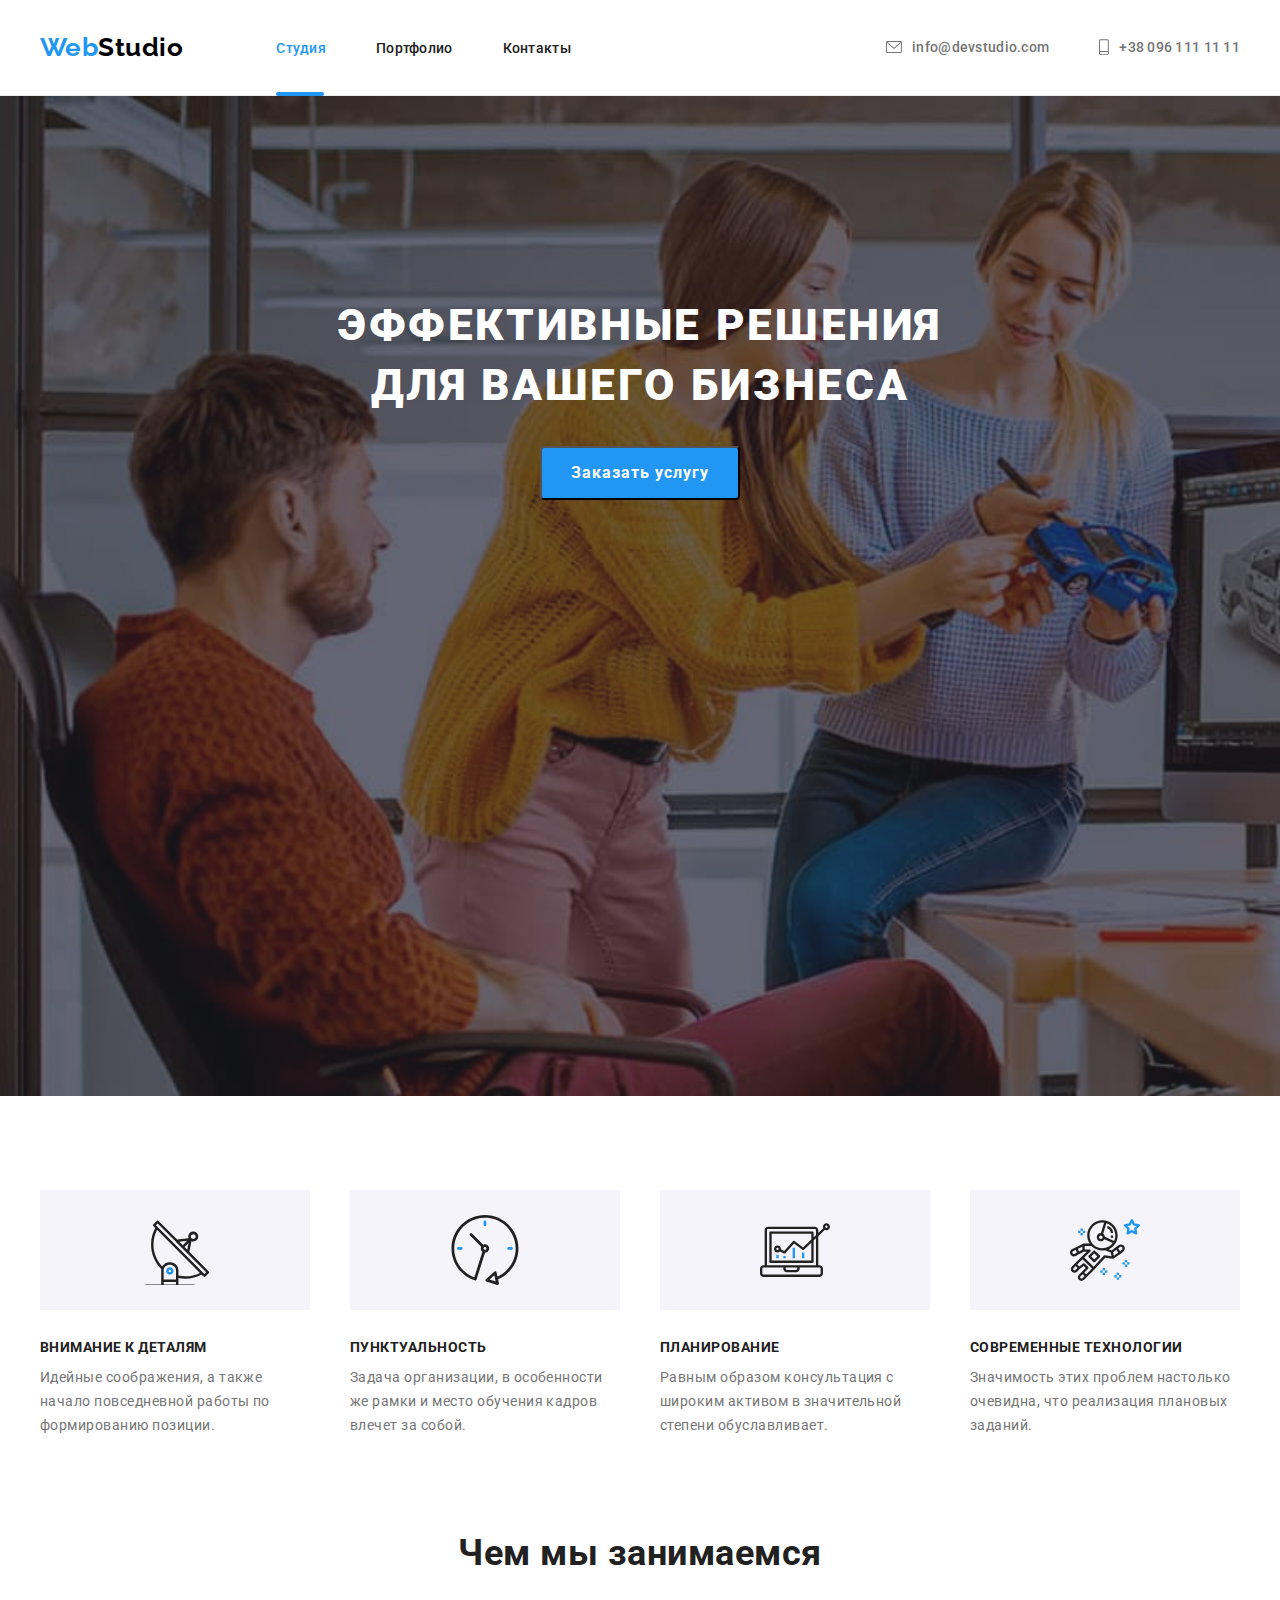
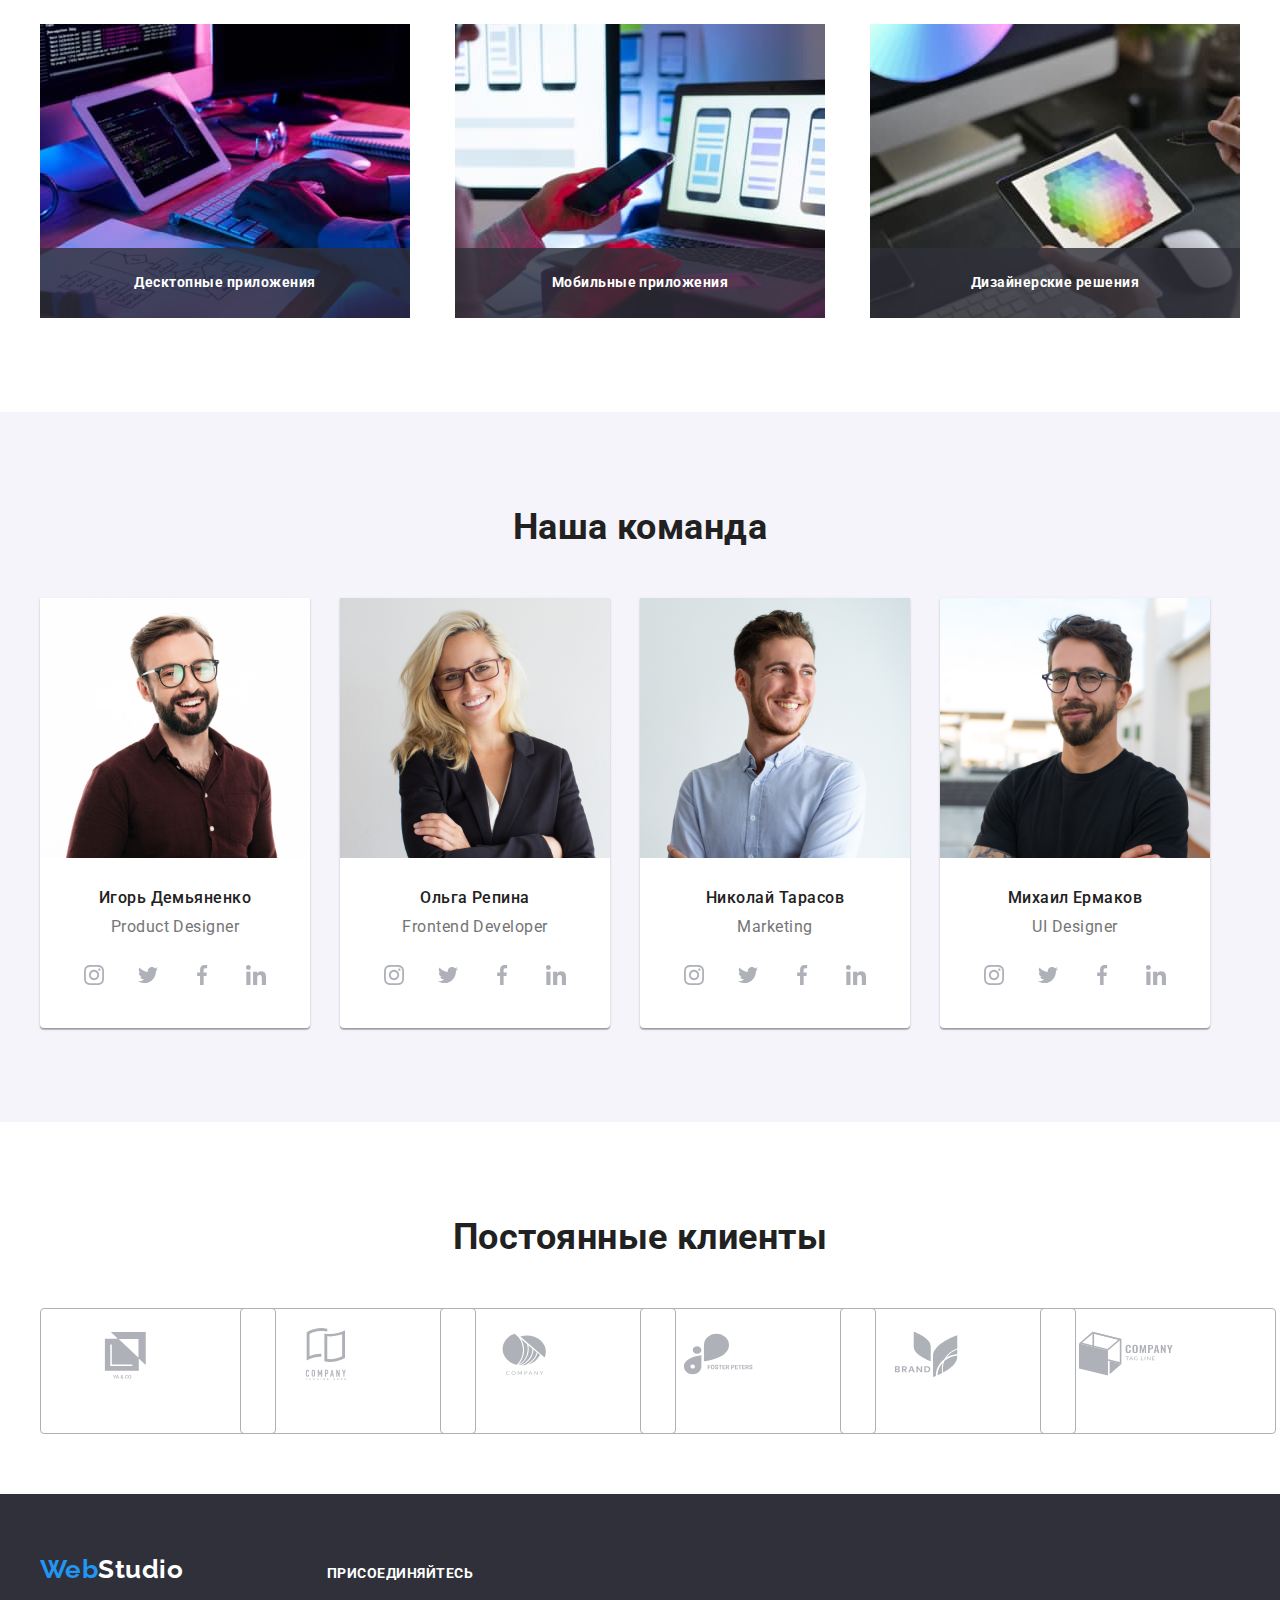
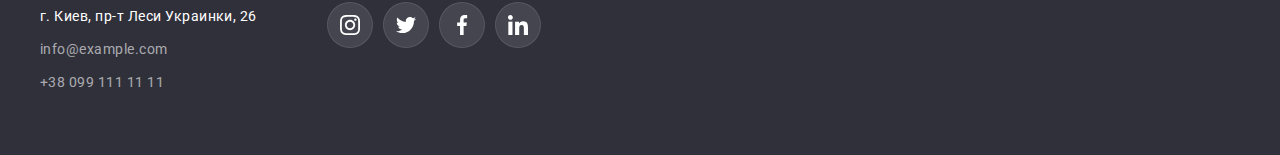
<file: index.html>
<!DOCTYPE html>
<html lang="ru">

<head>
    <meta charset="UTF-8">
    <meta http-equiv="X-UA-Compatible" content="IE=edge">
    <meta name="viewport" content="width=device-width, initial-scale=1.0">
    <title>WebStudio</title>
    <link rel="preconnect" href="https://fonts.googleapis.com">
    <link rel="preconnect" href="https://fonts.gstatic.com" crossorigin>
    <link
        href="https://fonts.googleapis.com/css2?family=Oleo+Script&family=Raleway:wght@700&family=Roboto:wght@400;500;700;900&display=swap"
        rel="stylesheet">
    <link rel="stylesheet" href="https://cdnjs.cloudflare.com/ajax/libs/modern-normalize/1.1.0/modern-normalize.min.css"
        integrity="sha512-wpPYUAdjBVSE4KJnH1VR1HeZfpl1ub8YT/NKx4PuQ5NmX2tKuGu6U/JRp5y+Y8XG2tV+wKQpNHVUX03MfMFn9Q=="
        crossorigin="anonymous" referrerpolicy="no-referrer" />
    <link rel="stylesheet" href="./css/style.css" />
</head>

<body class="body">
    <!--Шапка сайта-->
    <header class="header">
        <!--Навигация-->
        <div class="container-header wrapper">

            <nav class="site-nav">
                <a href="./index.html" class="header-logo link">
                    Web<span class="header-brand">Studio</span>
                </a>
                <ul class="header-nav list">
                    <li class="header-list">
                        <a href="./index.html" class="header-link link current Studio">Студия</a>
                    </li>
                    <li class="header-list">
                        <a href="./portfolio.html" class="header-link link">Портфолио</a>
                    </li>
                    <li class="header-list">
                        <a href="" class="header-link">Контакты</a>
                    </li>
                </ul>

            </nav>



            <ul class="list-link list">
                <li class="link-item">


                    <a href="mailtu:info@devstudio.com" class="contact link" target="_blank">
                        <svg class="link-icon imail">
                            <use href="./images/sprite.svg#icon-imail"></use>
                        </svg>info@devstudio.com</a>

                </li>
                <li class="link-item">

                    <a href="tel:+380961111111" class="contact link"><svg class="link-icon smartphone">
                            <use href="./images/sprite.svg#icon-smartphone"></use>
                        </svg>+38 096 111 11 11</a>
                </li>
            </ul>

        </div>
    </header>
    <main>
        <!--Блок герой-->

        <section class="hero section background">

            <div class="wrapper">
                <h1 class="hero-title">Эффективные решения <br /> для вашего бизнеса</h1>
                <button data-modal-open type="button" class="button">Заказать услугу</button>
            </div>

        </section>
        <div class="backdrop is-hidden" data-modal>
            <div class="modal">
                <button data-modal-close class="btn-close">
                    <svg class="close">
                    <use href="./images/sprite.svg#icon-close">
                    </use>
                    </svg>
               </button>

            </div>
        </div>
        <section class="publicity section">
            <div class="wrapper">
                <h2 class="publicity-title visually-hidden">Почему вы захотите остаться с нами</h2>

                <ul class="publicity-list list">
                    <li class="publicity-item">
                        <div class="publicity-svg">
                            <svg class="publicity-icon">
                                <use href="./images/sprite.svg#icon-antenna"></use>
                            </svg>
                        </div>

                        <h3 class="publicity-caption">Внимание к деталям</h3>
                        <p class="publicity-text">Идейные соображения, а также начало повседневной работы по
                            формированию позиции.</p>
                    </li>
                    <li class="publicity-item">
                        <div class="publicity-svg">
                            <svg class="publicity-icon">
                                <use href="./images/sprite.svg#icon-clock"></use>
                            </svg>
                        </div>

                        <h3 class="publicity-caption">Пунктуальность</h3>
                        <p class="publicity-text">Задача организации, в особенности же рамки и место обучения кадров
                            влечет за собой.</p>
                    </li>
                    <li class="publicity-item">
                        <div class="publicity-svg">
                            <svg class="publicity-icon">
                                <use href="./images/sprite.svg#icon-diagram"></use>
                            </svg>
                        </div>

                        <h3 class="publicity-caption">Планирование</h3>
                        <p class="publicity-text">Равным образом консультация с широким активом в значительной степени
                            обуславливает.</p>
                    </li>
                    <li class="publicity-item">
                        <div class="publicity-svg">
                            <svg class="publicity-icon">
                                <use href="./images/sprite.svg#icon-astronaut"></use>
                            </svg>
                        </div>

                        <h3 class="publicity-caption">Современные технологии</h3>
                        <p class="publicity-text">Значимость этих проблем настолько очевидна, что реализация плановых
                            заданий.</p>
                    </li>
                </ul>

            </div>
        </section>
        <!--Чем мы занимаемся-->
        <section class="works section">
            <div class="wrapper">
                <h2 class="works-title">Чем мы занимаемся</h2>
                <ul class="works-images list">
                    <li class="work-item"><img src="./images/img.jpg" alt="Человек что-то печатает на планшете"
                            width="370" height="294">
                            <p class="work-text">Десктопные приложения</p>
                        </li>
                    <li class="work-item"><img src="./images/box2.jpg" alt="Телефон в руках у человека" width="370"
                            height="294">
                           <p class="work-text">Мобильные приложения</p>
                        </li>
                    <li class="work-item"><img src="./images/box3.jpg" alt="В руках у человека планшет" width="370"
                            height="294">
                           <p class="work-text">Дизайнерские решения</p>
                        </li>
                </ul>
            </div>
        </section>
        <!--Наша команда-->
        <section class="team section">
            <div class="wrapper">
                <h2 class="team-title">Наша команда</h2>
                <ul class="team-list list">
                    <li class="team-images">
                        <img class="team-img" src="./images/igordemjanenko.jpg" alt="Игорь Демьяненко" width="270"
                            height="260">
                        <div class="team-imagest-text">
                            <h3 class="team-item">Игорь Демьяненко</h3>
                            <p class="team-text">Product Designer</p>
                            <ul class="team-contacts list">
                                <li class="team-contact">
                                    <a class="communication" href="">
                                        <svg class="team-imail">
                                            <use href="./images/sprite.svg#icon-instagram"></use>
                                        </svg>
                                    </a>
                                </li>
                                <li class="team-contact">
                                    <a class="communication" href="">
                                        <svg class="team-imail">
                                            <use href="./images/sprite.svg#icon-twitter"></use>
                                        </svg>
                                    </a>
                                </li>
                                <li class="team-contact">
                                    <a class="communication" href="">
                                        <svg class="team-imail">
                                            <use href="./images/sprite.svg#icon-facebook"></use>
                                        </svg>
                                    </a>
                                </li>
                                <li class="team-contact">
                                    <a class="communication" href="">
                                        <svg class="team-imail">
                                            <use href="./images/sprite.svg#icon-linkedin"></use>
                                        </svg>
                                    </a>
                                </li>
                            </ul>
                        </div>
                    </li>
                    <li class="team-images">
                        <img class="team-img" src="./images/olgarepina.jpg" alt="Ольга Репина" width="270" height="260">
                        <div class="team-imagest-text">
                            <h3 class="team-item">Ольга Репина</h3>
                            <p class="team-text">Frontend Developer</p>
                            <ul class="team-contacts list">
                                <li class="team-contact">
                                    <a class="communication" href="">
                                        <svg class="team-imail">
                                            <use href="./images/sprite.svg#icon-instagram"></use>
                                        </svg>
                                    </a>
                                </li>
                                <li class="team-contact">
                                    <a class="communication" href="">
                                        <svg class="team-imail">
                                            <use href="./images/sprite.svg#icon-twitter"></use>
                                        </svg>
                                    </a>
                                </li>
                                <li class="team-contact">
                                    <a class="communication" href="">
                                        <svg class="team-imail">
                                            <use href="./images/sprite.svg#icon-facebook"></use>
                                        </svg>
                                    </a>
                                </li>
                                <li class="team-contact">
                                    <a class="communication" href="">
                                        <svg class="team-imail">
                                            <use href="./images/sprite.svg#icon-linkedin"></use>
                                        </svg>
                                    </a>
                                </li>
                            </ul>
                        </div>
                    </li>
                    <li class="team-images">
                        <img class="team-img" src="./images/nikolaytarasov.jpg" alt="Николай Тарасов" width="270"
                            height="260">
                        <div class="team-imagest-text">
                            <h3 class="team-item">Николай Тарасов</h3>
                            <p class="team-text">Marketing</p>
                            <ul class="team-contacts list">
                                <li class="team-contact">
                                    <a class="communication" href="">
                                        <svg class="team-imail">
                                            <use href="./images/sprite.svg#icon-instagram"></use>
                                        </svg>
                                    </a>
                                </li>
                                <li class="team-contact">
                                    <a class="communication" href="">
                                        <svg class="team-imail">
                                            <use href="./images/sprite.svg#icon-twitter"></use>
                                        </svg>
                                    </a>
                                </li>
                                <li class="team-contact">
                                    <a class="communication" href="">
                                        <svg class="team-imail">
                                            <use href="./images/sprite.svg#icon-facebook"></use>
                                        </svg>
                                    </a>
                                </li>
                                <li class="team-contact">
                                    <a class="communication" href="">
                                        <svg class="team-imail">
                                            <use href="./images/sprite.svg#icon-linkedin"></use>
                                        </svg>
                                    </a>
                                </li>
                            </ul>
                        </div>
                    </li>
                    <li class="team-images">
                        <img class="team-img" src="./images/mihailermakov.jpg" alt="Михаил Ермаков" width="270"
                            height="260">
                        <div class="team-imagest-text">
                            <h3 class="team-item">Михаил Ермаков</h3>
                            <p class="team-text">UI Designer</p>
                            <ul class="team-contacts list">
                                <li class="team-contact">
                                    <a href="" class="communication">
                                        <svg class="team-imail">
                                            <use href="./images/sprite.svg#icon-instagram"></use>
                                        </svg>
                                    </a>
                                </li>
                                <li class="team-contact">
                                    <a href="" class="communication">
                                        <svg class="team-imail">
                                            <use href="./images/sprite.svg#icon-twitter"></use>
                                        </svg>
                                    </a>
                                </li>
                                <li class="team-contact">
                                    <a href="" class="communication">
                                        <svg class="team-imail">
                                            <use href="./images/sprite.svg#icon-facebook"></use>
                                        </svg>
                                    </a>
                                </li>
                                <li class="team-contact">
                                    <a href="" class="communication">
                                        <svg class="team-imail">
                                            <use href="./images/sprite.svg#icon-linkedin"></use>
                                        </svg>
                                    </a>
                                </li>
                            </ul>
                        </div>
                    </li>
                </ul>
            </div>
        </section>
        <section class="klients section">
            <div class="wrapper">
                <h2 class="klients-title">Постоянные клиенты</h2>
                <ul class="klients-list list">
                    <li class="btn">
                        <a class="btn-klient link" href="">
                            <svg class="communication-imail">
                                <use href="./images/sprite.svg#icon-first"></use>
                            </svg>
                        </a>
                    </li>
                    <li class="btn">
                        <a class="btn-klient link" href="">
                            <svg class="communication-imail">
                                <use href="./images/sprite.svg#icon-second"></use>
                            </svg>
                        </a>
                    </li>
                    <li class="btn">
                        <a class="btn-klient link" href="">
                            <svg class="communication-imail">
                                <use href="./images/sprite.svg#icon-third"></use>
                            </svg>
                        </a>
                    </li>
                    <li class="btn">
                        <a class="btn-klient link" href="">
                            <svg class="communication-imail">
                                <use href="./images/sprite.svg#icon-fourth"></use>
                            </svg>
                        </a>
                    </li>
                    <li class="btn">
                        <a class="btn-klient link" href="">
                            <svg class="communication-imail">
                                <use href="./images/sprite.svg#icon-fifth"></use>
                            </svg>
                        </a>
                    </li>
                    <li class="btn">
                        <a class="btn-klient link" href="">
                            <svg class="communication-imail">
                                <use href="./images/sprite.svg#icon-sixth"></use>
                            </svg>
                        </a>
                    </li>
                </ul>
            </div>
        </section>

    </main>
    <!--Подвал сайта-->
    <footer class="footer">

        <div class="wrapper relations">
            <div class="footer-relations">
                <a href="./index.html" class="footer-logo link">
                    Web<span class="footer-brand">Studio</span>
                </a>
                <address>
                    <ul class="footer-list list">
                        <li class="list-item">
                            <a href="https://goo.gl/maps/PEtUD6FRup9HMeJw8" class="footer-link-map link" target="_blank"
                                rel="nofollow  noopener  noreferrer"> г. Киев, пр-т Леси Украинки, 26</a>
                        </li>
                        <li class="list-item">
                            <a href="mailtu:info@example.com" class="footer-link link">info@example.com</a>
                        </li>
                        <li class="list-item">
                            <a href="tel:+380991111111" class="footer-link link">+38 099 111 11 11</a>
                        </li>
                    </ul>
                </address>
            </div>
            <div class="footer-div">
                <h2 class="footer-headline">присоединяйтесь</h2>
                    <ul class="footer-imail list">
                        <li class="footer-imail-li">
                            <a href="" class="ftr-imail-link">
                                <svg class="ftr-imail-svg">
                                    <use href="./images/sprite.svg#icon-instagram"></use>
                                </svg>
                            </a>
                        </li>
                        <li class="footer-imail-li">
                            <a href="" class="ftr-imail-link">
                                <svg class="ftr-imail-svg">
                                    <use href="./images/sprite.svg#icon-twitter"></use>
                                </svg>
                            </a>
                        </li>
                        <li class="footer-imail-li">
                            <a href="" class="ftr-imail-link">
                                <svg class="ftr-imail-svg">
                                    <use href="./images/sprite.svg#icon-facebook"></use>
                                </svg>
                            </a>
                        </li>
                        <li class="footer-imail-li">
                            <a href="" class="ftr-imail-link">
                                <svg class="ftr-imail-svg">
                                    <use href="./images/sprite.svg#icon-linkedin"></use>
                                </svg>
                            </a>
                        </li>
                    </ul>
            </div>
        </div>

    </footer>
   <!-- <script>
        const {height: headerHeight} = document
        .querySelector(".header")
        .getBoundingClientRect();

        document.body.style.paddingTop = `${headerHeight}px`;
    </script>-->
    <script src="./js/modal.js"></script>
</body>

</html>
</file>
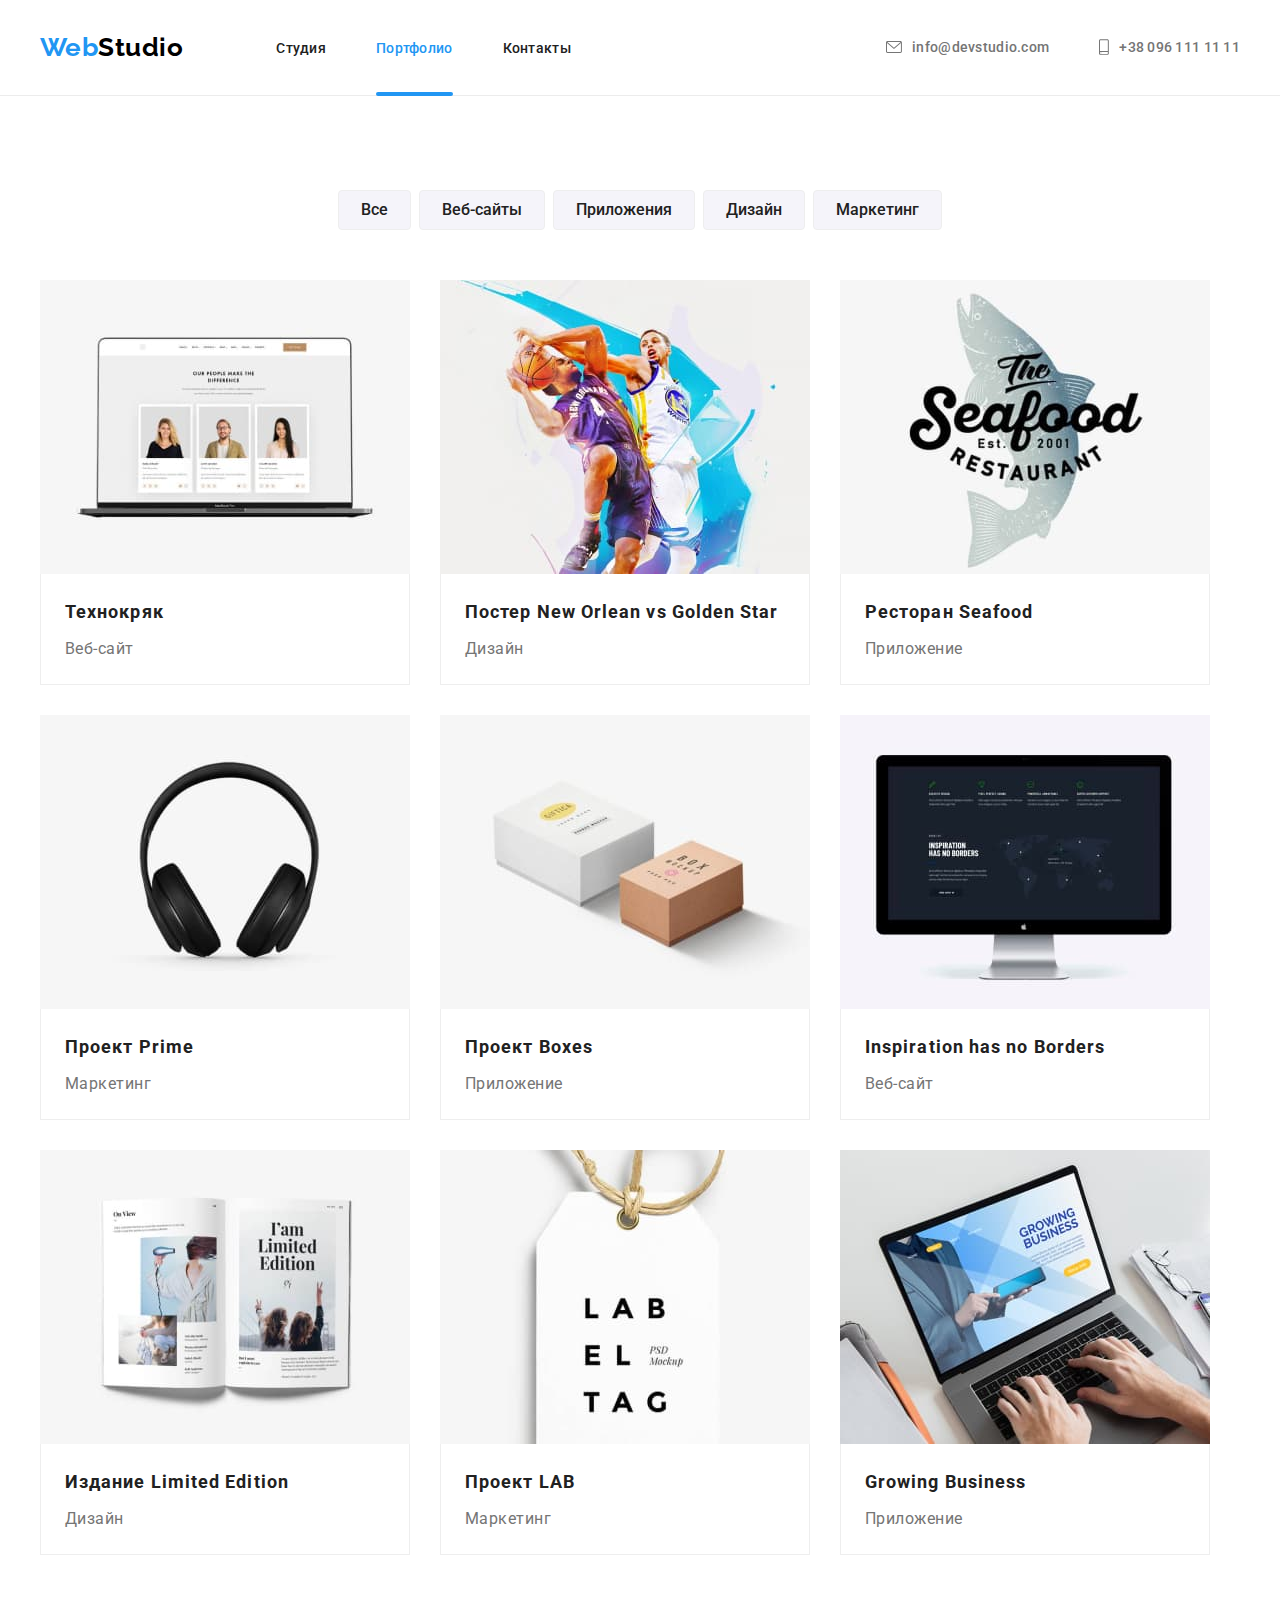
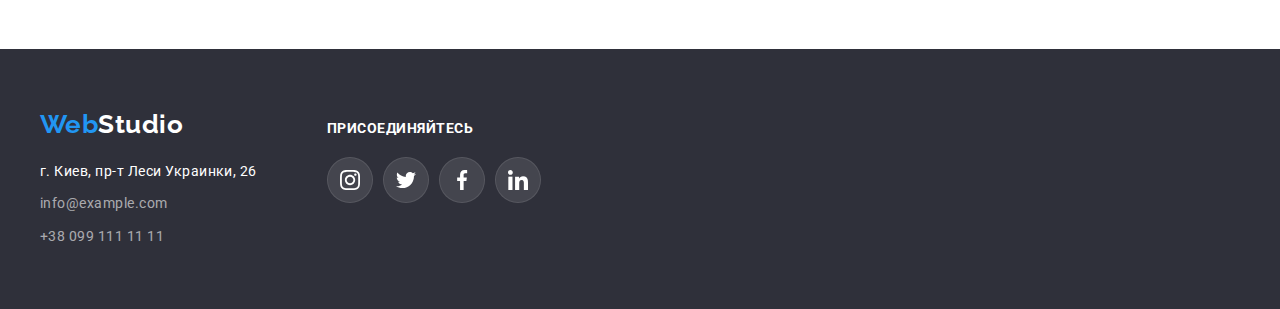
<file: portfolio.html>
<!DOCTYPE html>
<html lang="ru">

<head>
    <meta charset="UTF-8">
    <meta http-equiv="X-UA-Compatible" content="IE=edge">
    <meta name="viewport" content="width=device-width, initial-scale=1.0">
    <title>Портфолио</title>

    <link rel="preconnect" href="https://fonts.googleapis.com">
    <link rel="preconnect" href="https://fonts.gstatic.com" crossorigin>
    <link
        href="https://fonts.googleapis.com/css2?family=Oleo+Script&family=Raleway:wght@700&family=Roboto:wght@400;500;700;900&display=swap"
        rel="stylesheet">
    <link rel="stylesheet" href="https://cdnjs.cloudflare.com/ajax/libs/modern-normalize/1.1.0/modern-normalize.min.css"
        integrity="sha512-wpPYUAdjBVSE4KJnH1VR1HeZfpl1ub8YT/NKx4PuQ5NmX2tKuGu6U/JRp5y+Y8XG2tV+wKQpNHVUX03MfMFn9Q=="
        crossorigin="anonymous" referrerpolicy="no-referrer" />
    <link rel="stylesheet" href="./css/style.css" />
</head>

<body>
<header class="header">
    <!--Навигация-->
    <div class="container-header wrapper">

        <nav class="site-nav">
            <a href="./index.html" class="header-logo link">
                Web<span class="header-brand">Studio</span>
            </a>
            <ul class="header-nav list">
                <li class="header-list">
                    <a href="./index.html" class="header-link link">Студия</a>
                </li>
                <li class="header-list">
                    <a href="./portfolio.html" class="header-link current portfolio link">Портфолио</a>
                </li>
                <li class="header-list">
                    <a href="" class="header-link">Контакты</a>
                </li>
            </ul>

        </nav>



        <ul class="list-link list">
            <li class="link-item">


                <a href="mailtu:info@devstudio.com" class="contact link" target="_blank">
                    <svg class="link-icon imail">
                        <use href="./images/sprite.svg#icon-imail"></use>
                    </svg>info@devstudio.com</a>

            </li>
            <li class="link-item">

                <a href="tel:+380961111111" class="contact link"><svg class="link-icon smartphone">
                        <use href="./images/sprite.svg#icon-smartphone"></use>
                    </svg>+38 096 111 11 11</a>
            </li>
        </ul>

    </div>
</header>
    <main>
        <!--фильтр-->
        <section class="filter section">
            <h1 class="filter-title visually-hidden">Портфолио</h1>
            <div class="wrapper">
                <ul class="filter-list list">
                    <li class="filter-item">
                        <button type="button" class="filter-buttom">Все</button>
                    </li>
                    <li class="filter-item">
                        <button type="button" class="filter-buttom">Веб-сайты</button>
                    </li>
                    <li class="filter-item">
                        <button type="button" class="filter-buttom">Приложения</button>
                    </li>
                    <li class="filter-item">
                        <button type="button" class="filter-buttom">Дизайн</button>
                    </li>
                    <li class="filter-item">
                        <button type="button" class="filter-buttom">Маркетинг</button>
                    </li>
                </ul>

                <ul class="filter-img list">

                    <li class="filter-item">  
                        <a href="" class="flt-imail link box">
                            <div class="box">
                            <img class="filter-images" src="./images/tehnokrjak.jpg" alt="страничка сайта в ноутбуке"
                                width="370" height="294">
                          <div class="overlay">
                            <p class="sub">Lorem ipsum dolor sit amet consectetur adipisicing elit. Ipsum praesentium similique earum assumenda
                                consequatur numquam in voluptate, sequi maiores, consequuntur sit nulla nisi? Ut molestiae alias, sapiente fugiat
                                vel dicta.</p>
                          </div>
                          </div>
                            <div class="filter-img-text">
                                <h2 class="button-title">Технокряк</h2>
                                <p class="button-text">Веб-сайт</p>
                            </div>
                        </a> 
                    </li>

                    <li class="filter-item">
                        <a href="" class="flt-imail link box">
                            <div class="box">
                                <img class="filter-images" src="./images/poster.jpg" alt="два футболиста забивают гол" width="370"
                                    height="294">
                                <div class="overlay">
                                    <p class="sub">Lorem ipsum dolor sit amet consectetur adipisicing elit. Ipsum praesentium similique
                                        earum assumenda
                                        consequatur numquam in voluptate, sequi maiores, consequuntur sit nulla nisi? Ut molestiae alias,
                                        sapiente fugiat
                                        vel dicta.</p>
                                </div>
                            </div>
                            <div class="filter-img-text">
                                <h2 class="button-title">Постер New Orlean vs Golden Star</h2>
                                <p class="button-text">Дизайн</p>
                            </div>
                        </a>
                    </li>

                    <li class="filter-item">
                        <a href="" class="flt-imail link box">
                            <div class="box">
                                <img class="filter-images" src="./images/restaurant.jpg" alt="логотип ресторана" width="370"
                                    height="294">
                                <div class="overlay">
                                    <p class="sub">Lorem ipsum dolor sit amet consectetur adipisicing elit. Ipsum praesentium similique
                                        earum assumenda
                                        consequatur numquam in voluptate, sequi maiores, consequuntur sit nulla nisi? Ut molestiae alias,
                                        sapiente fugiat
                                        vel dicta.</p>
                                </div>
                            </div>
                            <div class="filter-img-text">
                                <h2 class="button-title">Ресторан Seafood</h2>
                                <p class="button-text">Приложение</p>
                            </div>
                        </a>
                    </li>

                    <li class="filter-item">
                    <a href="" class="flt-imail link box">
                        <div class="box">
                            <img class="filter-images" src="./images/prime.jpg" alt="наушники" width="370"
                                height="294">
                            <div class="overlay">
                                <p class="sub">Lorem ipsum dolor sit amet consectetur adipisicing elit. Ipsum praesentium similique
                                    earum assumenda
                                    consequatur numquam in voluptate, sequi maiores, consequuntur sit nulla nisi? Ut molestiae alias,
                                    sapiente fugiat
                                    vel dicta.</p>
                            </div>
                        </div>
                        <div class="filter-img-text">
                            <h2 class="button-title">Проект Prime</h2>
                            <p class="button-text">Маркетинг</p>
                        </div>
                    </a>
                    </li>

                    <li class="filter-item">
                        <a href="" class="flt-imail link box">
                            <div class="box">
                                <img class="filter-images" src="./images/boxes.jpg" alt="две коробочки" width="370"
                                    height="294">
                                <div class="overlay">
                                    <p class="sub">Lorem ipsum dolor sit amet consectetur adipisicing elit. Ipsum praesentium similique
                                        earum assumenda
                                        consequatur numquam in voluptate, sequi maiores, consequuntur sit nulla nisi? Ut molestiae alias,
                                        sapiente fugiat
                                        vel dicta.</p>
                                </div>
                            </div>
                            <div class="filter-img-text">
                                <h2 class="button-title">Проект Boxes</h2>
                                <p class="button-text">Приложение</p>
                            </div>
                        </a>
                    </li>

                    <li class="filter-item">
                        <a href="" class="flt-imail link box">
                            <div class="box">
                                <img class="filter-images" src="./images/inspiration.jpg" alt="страница сайта на мониторе" width="370"
                                    height="294">
                                <div class="overlay">
                                    <p class="sub">Lorem ipsum dolor sit amet consectetur adipisicing elit. Ipsum praesentium similique
                                        earum assumenda
                                        consequatur numquam in voluptate, sequi maiores, consequuntur sit nulla nisi? Ut molestiae alias,
                                        sapiente fugiat
                                        vel dicta.</p>
                                </div>
                            </div>
                            <div class="filter-img-text">
                                <h2 class="button-title">Inspiration has no Borders</h2>
                                <p class="button-text">Веб-сайт</p>
                            </div>
                        </a>
                    </li>

                    <li class="filter-item">
                        <a href="" class="flt-imail link box">
                            <div class="box">
                                <img class="filter-images" src="./images/editions.jpg" alt="страница журнала" width="370"
                                    height="294">
                                <div class="overlay">
                                    <p class="sub">Lorem ipsum dolor sit amet consectetur adipisicing elit. Ipsum praesentium similique
                                        earum assumenda
                                        consequatur numquam in voluptate, sequi maiores, consequuntur sit nulla nisi? Ut molestiae alias,
                                        sapiente fugiat
                                        vel dicta.</p>
                                </div>
                            </div>
                            <div class="filter-img-text">
                                <h2 class="button-title">Издание Limited Edition</h2>
                                <p class="button-text">Дизайн</p>
                            </div>
                        </a>
                    </li>

                    <li class="filter-item">
                        <a href="" class="flt-imail link box">
                            <div class="box">
                                <img class="filter-images" src="./images/lab.jpg" alt="этикетка лаб" width="370"
                                    height="294">
                                <div class="overlay">
                                    <p class="sub">Lorem ipsum dolor sit amet consectetur adipisicing elit. Ipsum praesentium similique
                                        earum assumenda
                                        consequatur numquam in voluptate, sequi maiores, consequuntur sit nulla nisi? Ut molestiae alias,
                                        sapiente fugiat
                                        vel dicta.</p>
                                </div>
                            </div>
                            <div class="filter-img-text">
                                <h2 class="button-title">Проект LAB</h2>
                                <p class="button-text">Маркетинг</p>
                            </div>
                        </a>
                    </li>

                    <li class="filter-item">
                        <a href="" class="flt-imail link box">
                            <div class="box">
                                <img class="filter-images" src="./images/business.jpg" alt="страничка приложения в ноутбуке" width="370"
                                    height="294">
                                <div class="overlay">
                                    <p class="sub">Lorem ipsum dolor sit amet consectetur adipisicing elit. Ipsum praesentium similique
                                        earum assumenda
                                        consequatur numquam in voluptate, sequi maiores, consequuntur sit nulla nisi? Ut molestiae alias,
                                        sapiente fugiat
                                        vel dicta.</p>
                                </div>
                            </div>
                            <div class="filter-img-text">
                                <h2 class="button-title">Growing Business</h2>
                                <p class="button-text">Приложение</p>
                            </div>
                        </a>
                    </li>

                </ul>

            </div>
        </section>
    </main>
    <footer class="footer">

        <div class="wrapper relations">
            <div class="footer-relations">
                <a href="./index.html" class="footer-logo link">
                    Web<span class="footer-brand">Studio</span>
                </a>
                <address>
                    <ul class="footer-list list">
                        <li class="list-item">
                            <a href="https://goo.gl/maps/PEtUD6FRup9HMeJw8" class="footer-link-map link" target="_blank"
                                rel="nofollow  noopener  noreferrer"> г. Киев, пр-т Леси Украинки, 26</a>
                        </li>
                        <li class="list-item">
                            <a href="mailtu:info@example.com" class="footer-link link">info@example.com</a>
                        </li>
                        <li class="list-item">
                            <a href="tel:+380991111111" class="footer-link link">+38 099 111 11 11</a>
                        </li>
                    </ul>
                </address>
            </div>
            <div class="footer-div">
                <h3 class="footer-headline">присоединяйтесь</h2>
                    <ul class="footer-imail list">
                        <li class="footer-imail-li">
                            <a href="" class="ftr-imail-link">
                                <svg class="ftr-imail-svg">
                                    <use href="./images/sprite.svg#icon-instagram"></use>
                                </svg>
                            </a>
                        </li>
                        <li class="footer-imail-li">
                            <a href="" class="ftr-imail-link">
                                <svg class="ftr-imail-svg">
                                    <use href="./images/sprite.svg#icon-twitter"></use>
                                </svg>
                            </a>
                        </li>
                        <li class="footer-imail-li">
                            <a href="" class="ftr-imail-link">
                                <svg class="ftr-imail-svg">
                                    <use href="./images/sprite.svg#icon-facebook"></use>
                                </svg>
                            </a>
                        </li>
                        <li class="footer-imail-li">
                            <a href="" class="ftr-imail-link">
                                <svg class="ftr-imail-svg">
                                    <use href="./images/sprite.svg#icon-linkedin"></use>
                                </svg>
                            </a>
                        </li>
                    </ul>
            </div>
        </div>

    </footer>
</body>

</html>
</file>
<file: css/style.css>
:root {
  --brand-color: #2196f3;
  --basc-text-color: #757575;
  --black-color: #212121;
  --wite-color: #ffffff;
  --light-black-color: #2f303a;
  --logo-text-color: #000000;
  --secondary-fill-color: #f5f4fa;
  --background-portfolio-color: #e5e5e5;
  --secondary-text-color: rgba(255, 255, 255, 0.6);
  --button-color: #188ce8;
  --button-portfolio-fill: #f5f4fa;
  --borders-line: #ececec;
  --border-line-img: #eeeeee;
  --card-set-get: 30px;
  --img-overlay-color: rgba(47, 48, 58, 0.4);
  --hero-bg-color: #c4c4c4;
  --border-klient-color: rgba(175, 177, 184, 1);
  --link-color-in-footer: rgba(255, 255, 255, 0.1);
  --btn-close-border-color: rgba(0, 0, 0, 0.1);
  --label-color: rgba(47, 48, 58, 0.8);
  --card-overley: rgba(33, 150, 243, 0.9);
}

/*   reset  */
body {
  /* padding-top: 80px;*/
  margin: 0px;
  color: var(--basc-text-color);
  font-family: Roboto, sans-serif;
  letter-spacing: 0.03em;
}

h1,
h2,
h3,
h4,
h5,
h6,
p {
  margin-top: 0px;
  margin-bottom: 0px;
}

ul,
ol {
  margin-top: 0px;
  margin-bottom: 0px;
  padding-left: 0px;
}

img {
  display: block;
}

.list {
  list-style-type: none;
}
.link {
  text-decoration: none;
}
/* Скрытый заголовок */
.visually-hidden {
  position: absolute;
  width: 1px;
  height: 1px;
  margin: -1px;
  padding: 0;
  overflow: hidden;
  border: 0;
  clip: rect(0 0 0 0);
}

.wrapper {
  width: 1200px;
  padding-right: 15px;
  padding-left: 15px;
  margin-right: auto;
  margin-left: auto;
}

.section {
  padding-top: 94px;
  padding-bottom: 94px;
}
/*  header start */

/* current */
.header-nav .header-link.current,
.header-list .header-link.current {
  color: var(--brand-color);
}

/* logo */
.header-logo,
.footer-logo {
  color: var(--brand-color);
  font-family: Raleway, sans-serif;
  font-weight: bold;
  font-size: 26px;
  line-height: 1.19;
}

.header-logo {
  margin-right: 93px;
}

.header-brand {
  color: var(--logo-text-color);
  font-family: Raleway, sans-serif;
}

/* link*/

.main-nav {
  display: flex;
  align-items: center;

  margin-right: auto;
}

.header-nav {
  display: flex;
}

.header {
  /* position: fixed;
  width: 100%;
  z-index: 100;*/
  top: 0;
  left: 0;

  padding-top: 32px;
  padding-bottom: 32px;
  border-bottom: 1px solid #ececec;
  background-color: #ffffff;
}

.container-header {
  display: flex;
  align-items: center;
}

.header-nav .header-list:not(:last-child) {
  margin-right: 50px;
}
.header-list {
  position: relative;
}
.Studio {
  position: relative;
}
.Studio::after {
  display: inline-block;
  position: absolute;
  bottom: 0;
  left: 0;
  transform: translatey(40px);
  content: "";
  width: 48px;
  height: 4px;
  border-radius: 4px;
  background-color: var(--brand-color);
}
.contact-links {
  display: flex;
  margin-left: auto;
}

.list-link .link-item + .link-item {
  margin-left: 50px;
}

.link-icon {
  fill: var(--basc-text-color);
  margin-right: 10px;
  transition: fill 250ms cubic-bezier(0.4, 0, 0.2, 1);
}
.contact:focus .link-icon,
.contact:hover .link-icon {
  fill: var(--brand-color);
}

.imail {
  width: 16px;
  height: 12px;
}

.smartphone {
  width: 10px;
  height: 16px;
}

.list-link {
  display: flex;
  margin-left: auto;
}

.header-link {
  transition: color 250ms cubic-bezier(0.4, 0, 0.2, 1);
  color: var(--black-color);
  text-decoration: none;
  font-weight: 500;
  font-size: 14px;
  line-height: 1.14;
  letter-spacing: 0.02em;
}

.contact {
  transition: color 250ms cubic-bezier(0.4, 0, 0.2, 1);
  display: flex;
  align-items: center;
  color: inherit;
  list-style-type: none;
  font-weight: 500;
  font-size: 14px;
  line-height: 16px;
  letter-spacing: 0.02em;
}

.site-nav {
  display: flex;
  align-items: center;
}

.header-link:hover,
.header-link:focus,
.header-link:active,
.contact:hover,
.contact:focus {
  color: var(--brand-color);
}

/*header finish */

/*hero start*/
.hero-title {
  margin-top: 0px;
  margin-bottom: 30px;

  color: var(--wite-color);
  font-style: normal;
  text-transform: uppercase;
  font-weight: 900;
  font-size: 44px;
  line-height: 1.36;
  letter-spacing: 0.06em;
}

.hero {
  text-align: center;
  padding-top: 200px;
  padding-bottom: 200px;
  background-color: var(--light-black-color);
}

.background {
  height: 600px;
  max-width: 1600px;
  margin-left: auto;
  margin-right: auto;
  background-color: var(--hero-bg-color);
  background-image: linear-gradient(
      var(--img-overlay-color),
      var(--img-overlay-color)
    ),
    url("../images/background-Img.jpg");
  background-repeat: no-repeat;
  background-size: cover;
}
/*button*/
.button {
  font-family: inherit;
  color: var(--wite-color);
  background-color: var(--brand-color);
  cursor: pointer;
  font-weight: 700;
  font-size: 16px;
  line-height: 1.87;
  letter-spacing: 0.06em;
  display: inline-block;
  border-radius: 4px;
  padding: 10px 20px;
  min-width: 200px;
  text-align: center;
  transition: color 250ms cubic-bezier(0.4, 0, 0.2, 1);
}

.button:hover {
  background-color: var(--button-color);
}
/* hero finish */

/* publicity start*/

.publicity-caption {
  margin-top: 0px;
  margin-bottom: 10px;
  color: var(--black-color);
  text-transform: uppercase;
  font-weight: 700;
  font-size: 14px;
  line-height: 1.14;
}

.publicity-text {
  color: var(--basc-text-color);
  font-weight: 400;
  font-size: 14px;
  line-height: 1.71;
  margin-top: 0px;
  box-sizing: border-box;
}

.publicity-list .publicity-item {
  flex-basis: calc(100%-4 * 30 / 4);
}

.publicity-svg {
  display: flex;
  justify-content: center;
  align-items: center;

  height: 120px;
  background-color: var(--button-portfolio-fill);
  margin-bottom: 30px;
}

.publicity-list {
  display: flex;

  justify-content: space-between;
}

.publicity-list .publicity-item {
  display: inline-block;
  width: 270px;
}

.publicity-item:not(:last-child) {
  margin-right: 30px;
}
.publicity-item {
  width: 270px;
}

.publicity .publicity-list {
  margin-left: auto;
  margin-right: auto;
}

.publicity-icon {
  width: 70px;
  height: 70px;
}
/* publicity finish */

/*  works start */

.works-images {
  display: flex;
  justify-content: space-between;
}

.works {
  padding-top: 0px;
}
.work-text {
  position: absolute;
  bottom: 0;
  left: 0;
  right: 0;
  padding: 27px 85px;
  font-size: 14px;
  font-weight: 700;
  line-height: 1.14;
  text-align: center;
  color: var(--wite-color);
  background-color: var(--label-color);
}

.work-item {
  position: relative;
  flex-basis: calc(100%-3 * 30px / 3);
}

/* works finish */

.works-title,
.klients-title,
.team-title {
  margin-top: 0px;
  margin-bottom: 50px;
  color: var(--black-color);
  font-weight: 700;
  font-size: 36px;
  line-height: 1.17;
  text-align: center;
}
/* team  start*/
.team {
  background-color: var(--secondary-fill-color);
}

.team-list {
  display: flex;
  flex-wrap: wrap;
}

.team-images {
  border-radius: 0px 0px 4px 4px;
  box-shadow: 0px 1px 3px rgba(0, 0, 0, 0.12), 0px 1px 1px rgba(0, 0, 0, 0.14),
    0px 2px 1px rgba(0, 0, 0, 0.2);
  background-color: var(--wite-color);
  flex-basis: calc(100%-4 * 30px) / 4;
}

.team-img {
  margin-top: 0px;
}

.team-imagest-text {
  padding-top: 30px;
  padding-bottom: 30px;
}

.team-images:not(:nth-child(4n)) {
  margin-right: 30px;
}
.team-images:not(:nth-last-child(-n + 4)) {
  margin-bottom: 30px;
}

.team-item {
  margin-top: 0px;
  margin-bottom: 10px;
  color: var(--black-color);
  font-weight: 500;
  font-size: 16px;
  line-height: 1.19;
  text-align: center;
}
.team-contacts {
  display: flex;
  justify-content: center;
}

.team-text {
  font-weight: 400;
  font-size: 16px;
  line-height: 1.19;
  text-align: center;
  margin-bottom: 16px;
}

.team-contact:not(:last-child) {
  margin-right: 8px;
}

.communication {
  display: flex;
  width: 44px;
  height: 44px;
  cursor: pointer;
  border: 1px solid transparent;
  border-radius: 50px;
  color: var(--border-klient-color);
  justify-content: center;
  align-items: center;
  transition: color 250ms cubic-bezier(0.4, 0, 0.2, 1),
    background-color 250ms cubic-bezier(0.4, 0, 0.2, 1);
}
.team-imail {
  display: flex;
  width: 20px;
  height: 20px;
  fill: currentColor;
}
.communication:focus,
.communication:hover {
  color: var(--wite-color);
  background-color: var(--brand-color);
  border-radius: 50%;
}
/* tean finish */

/* klients start */

.klients-list {
  display: flex;
}
.btn {
  width: 170px;
  height: 92px;
}

.btn-klient {
  padding: 16px 32px;
  display: flex;
  width: 100%;
  height: 100%;
  border: 1px solid var(--border-klient-color);
  border-radius: 4px;
  background-position: center;
  color: var(--border-klient-color);
  transition: color 250ms cubic-bezier(0.4, 0, 0.2, 1),
    border-color 250ms cubic-bezier(0.4, 0, 0.2, 1);
}

.btn:not(:last-child) {
  margin-right: 30px;
}

.btn-klient:hover,
.btn-klient:focus {
  border: 1px solid var(--brand-color);
  color: var(--brand-color);
}

.communication-imail {
  display: flex;
  width: 106px;
  height: 60px;
  fill: currentColor;
  background-repeat: no-repeat;
  background-size: contain;
}

/* klients finish */

/* footer start*/

.footer {
  padding-top: 60px;
  padding-bottom: 60px;
  background-color: var(--light-black-color);
  color: var(--wite-color);
}

.footer-link {
  color: var(--secondary-text-color);
  text-decoration: none;
  font-weight: 400;
  font-size: 14px;
  line-height: 1.71;
  transition: color 250ms cubic-bezier(0.4, 0, 0.2, 1);
}

.footer-list {
  font-style: normal;
}

.list-item:not(:last-child) {
  margin-bottom: 9px;
}

.footer-logo {
  display: block;
  margin-bottom: 20px;
}
.footer-brand {
  color: var(--wite-color);
}
.relations {
  display: flex;
  align-items: baseline;
}
.footer-relations {
  margin-right: 70px;
}

.footer-headline {
  color: var(--wite-color);
  text-transform: uppercase;
  font-weight: 700;
  font-size: 14px;
  line-height: 1.14;
  text-align: left;
  margin-bottom: 20px;
}

.footer-imail-li:not(:last-child) {
  margin-right: 10px;
}

.footer-imail {
  display: flex;
  margin-top: 20px;
}

.footer-link-map {
  color: var(--wite-color);
  text-decoration: none;
  font-weight: 400;
  font-size: 14px;
  line-height: 1.71;
  transition: color 250ms cubic-bezier(0.4, 0, 0.2, 1);
}

.footer-link-map:focus,
.footer-link-map:hover,
.footer-link:hover,
.footer-link:focus {
  color: var(--brand-color);
}
.ftr-imail-link {
  display: flex;
  background-position: center;
  width: 44px;
  height: 44px;
  cursor: pointer;
  border: 1px solid var(--link-color-in-footer);
  border-radius: 50%;

  background-color: var(--link-color-in-footer);
  justify-content: center;
  align-items: center;

  transition: background-color 250ms cubic-bezier(0.4, 0, 0.2, 1);
}

.ftr-imail-svg {
  display: flex;
  width: 20px;
  height: 20px;
  fill: var(--wite-color);
}

.ftr-imail-link:hover,
.ftr-imail-link:focus {
  background-color: var(--brand-color);
  border-radius: 50%;
}
/*footer finish */

/* portfolio carts */

.portfolio {
  position: relative;
}
.portfolio::after {
  display: inline-block;
  position: absolute;
  bottom: 0;
  left: 0;
  transform: translatey(40px);
  content: "";
  width: 77px;
  height: 4px;
  border-radius: 4px;
  background-color: var(--brand-color);
}

.button-title {
  color: var(--black-color);
  font-weight: 700;
  font-size: 18px;
  line-height: 2;
  letter-spacing: 0.06em;
  margin-bottom: 4px;
}

.button-text {
  font-weight: 400;
  font-size: 16px;
  line-height: 1.87;
  color: var(--basc-text-color);
}

.filter-img-text {
  padding: 20px 24px;
  border-left: 1px solid var(--border-line-img);
  border-bottom: 1px solid var(--border-line-img);
  border-right: 1px solid var(--border-line-img);
}

.filter-img {
  display: flex;
  flex-wrap: wrap;
}

.filter-img > .filter-item:not(:nth-child(3n)) {
  margin-right: 30px;
}

.filter-img > .filter-item:not(:nth-last-child(-n + 3)) {
  margin-bottom: 30px;
}

.filter-img > .filter-item {
  flex-basis: calc(100%-3 * 30) / 3;
}

.filter-item {
  position: relative;
}

/* buttons */

.filter-buttom {
  transition: background-color 250ms cubic-bezier(0.4, 0, 0.2, 1),
    color 250ms cubic-bezier(0.4, 0, 0.2, 1),
    box-shadow 250ms cubic-bezier(0.4, 0, 0.2, 1);
  display: inline-block;
  border: 1px solid #eeeeee;
  border-radius: 4px;
  padding: 6px 22px;
  background-color: var(--button-portfolio-fill);
  color: var(--black-color);
  cursor: pointer;
  font-family: inherit;
  font-weight: 500;
  font-size: 16px;
  line-height: 1.62;
}
.filter-buttom:focus,
.filter-buttom:hover {
  background-color: var(--brand-color);
  color: var(--wite-color);
  box-shadow: 0px 1px 1px rgba(0, 0, 0, 0.12), 0px 4px 4px rgba(0, 0, 0, 0.06),
    1px 4px 6px rgba(0, 0, 0, 0.16);
}

.filter-list {
  display: flex;
  justify-content: center;
  margin-bottom: 50px;
}

.filter-list .filter-item + .filter-item {
  margin-left: 8px;
}

.filter-item {
  position: relative;
}
.flt-imail {
  display: block;
  transition: box-shadow 250ms cubic-bezier(0.4, 0, 0.2, 1);
}
.box:hover .overlay,
.box:focus .overlay,
.filter-item .flt-imail:hover,
.filter-item .flt-imail:focus {
  box-shadow: 0px 1px 1px rgba(0, 0, 0, 0.12), 0px 4px 4px rgba(0, 0, 0, 0.06),
    1px 4px 6px rgba(0, 0, 0, 0.16);
  transform: translateY(0);
}
.filter-item:hover .overlay,
.filter-item:focus .overlay {
  transform: translateY(0);
  box-shadow: 0px 1px 1px rgba(0, 0, 0, 0.12), 0px 4px 4px rgba(0, 0, 0, 0.06),
    1px 4px 6px rgba(0, 0, 0, 0.16);
}

.overlay {
  position: absolute;
  top: 0;
  left: 0;
  width: 100%;
  height: 100%;
  transform: translateY(101%);
  transition: transform 250ms cubic-bezier(0.4, 0, 0.2, 1),
    box-shadow 250ms cubic-bezier(0.4, 0, 0.2, 1);
}
.box {
  position: relative;
  overflow: hidden;
}
/*.box:hover .overlay {
  transform: translateY(0);
}*/
.sub {
  width: 370px;
  height: 294px;
  padding: 63px 24px;
  text-align: left;
  font-weight: 400;
  font-size: 16px;
  line-height: 1.55;
  color: var(--wite-color);
  background-color: var(--card-overley);
}

/* backdrop */
.backdrop {
  position: fixed;
  top: 0;
  left: 0;

  width: 100%;
  height: 100%;

  background-color: rgba(0, 0, 0, 0.2);
  transition: opacity 250ms cubic-bezier(0.4, 0, 0.2, 1),
    visibility 250ms cubic-bezier(0.4, 0, 0.2, 1);
}

.backdrop.is-hidden {
  opacity: 0;
  pointer-events: none;
  visibility: hidden;
}

.modal {
  position: absolute;
  top: 50%;
  left: 50%;
  transform: translate(-50%, -50%);

  min-width: 528px;
  min-height: 581px;

  padding: 8px;
  background-color: var(--wite-color);
}

.btn-close {
  position: absolute;
  top: 8px;
  right: 8px;

  width: 30px;
  height: 30px;
  padding: 3px 4px;
  border-color: var(--btn-close-border-color);
  background-color: var(--wite-color);
  border-radius: 50%;
  cursor: pointer;
}

.close {
  width: 11px;
  height: 11px;
}
</file>
